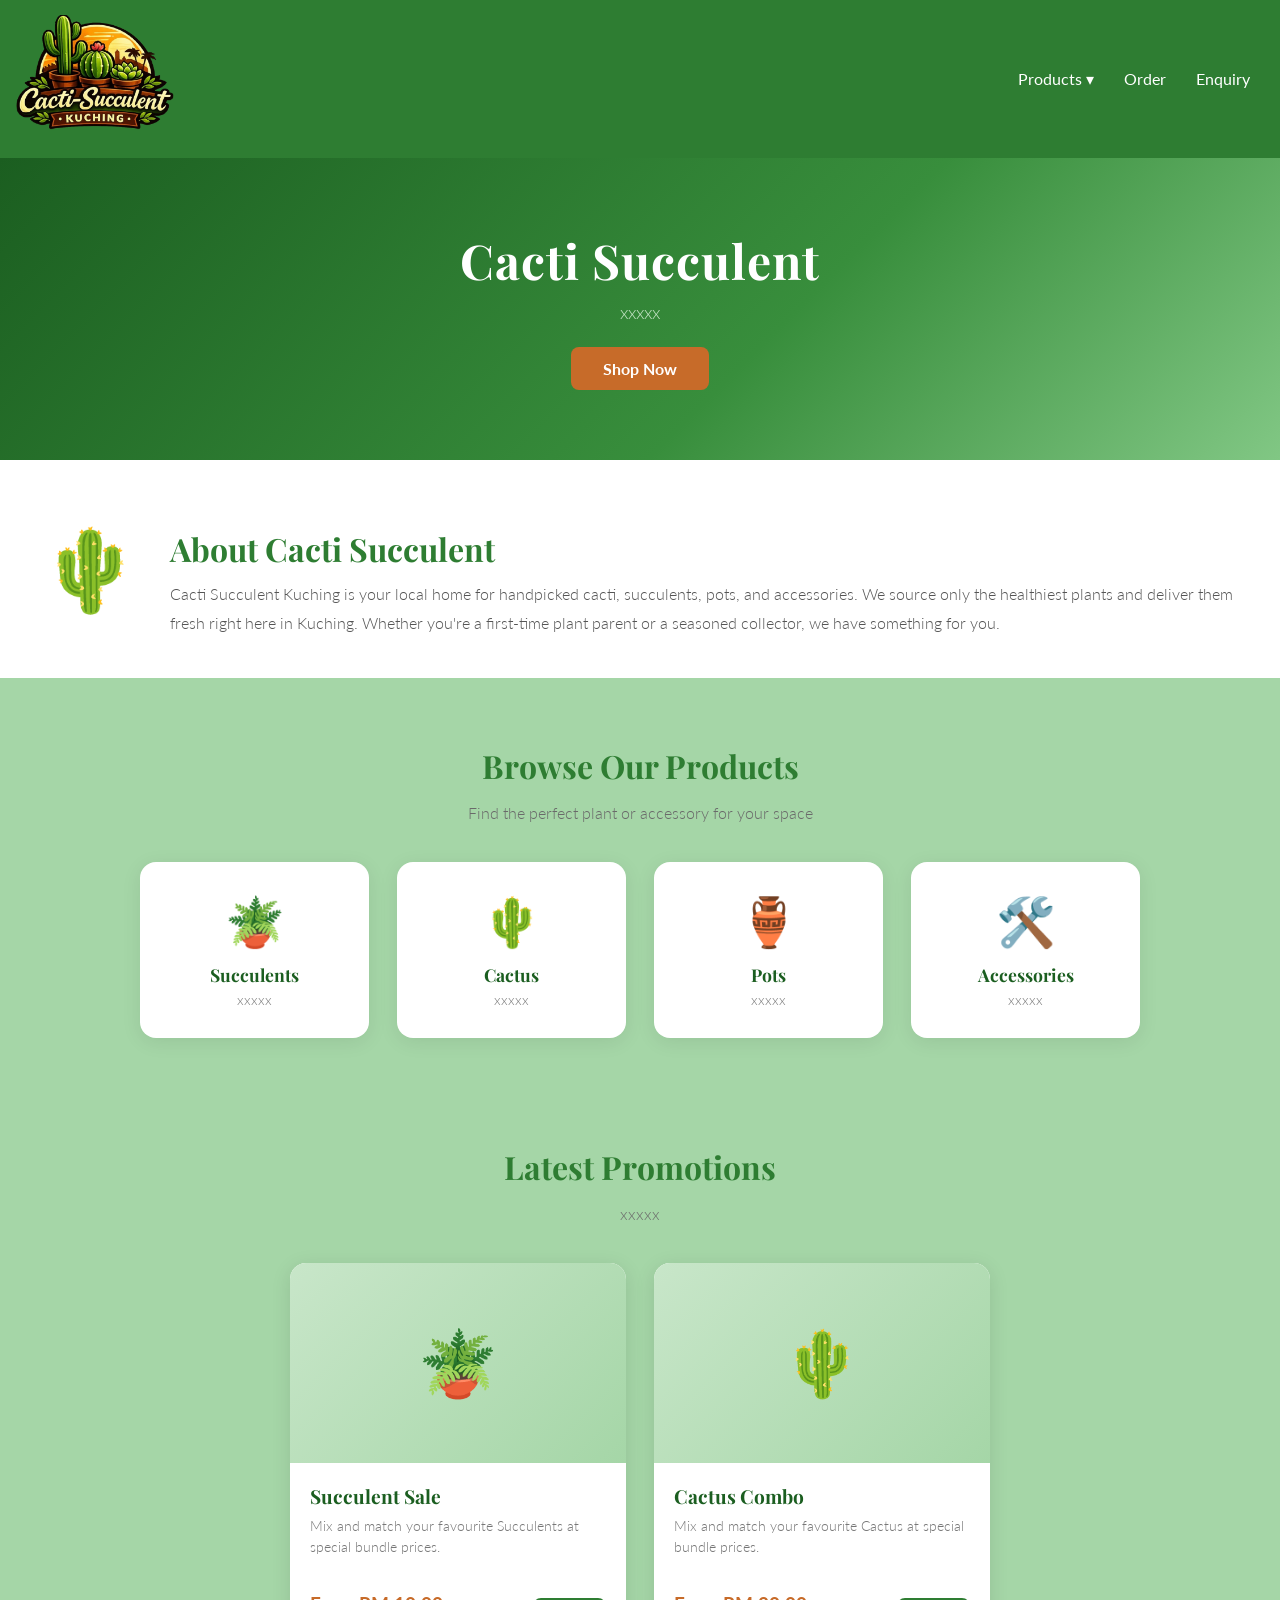
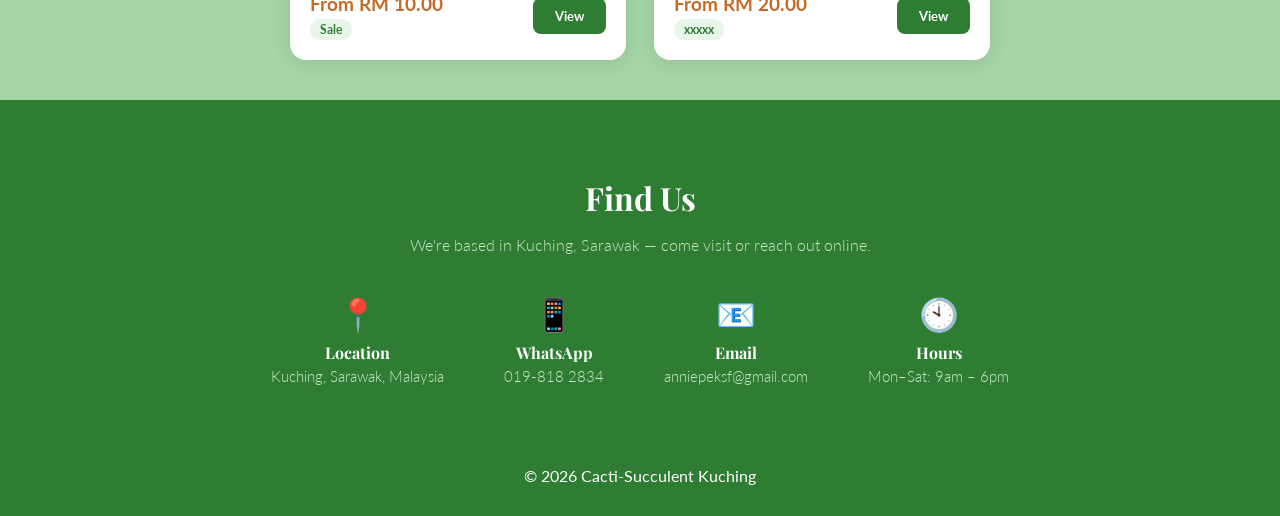
<file: index.html>
<!DOCTYPE html>
<html lang="en">
<head>
<meta charset="UTF-8">
<meta name="viewport" content="width=device-width, initial-scale=1.0">
<title>Home - Cacti Succulent Kuching</title>
<link rel="icon" href="cacti.svg" type="image/svg+xml">
<link rel="stylesheet" href="style.css">
</head>
<body>
<body>

<header>
<nav>
<a href="index.html"><img src="cacti_succulent_logo.png" width="160"></a>

<ul>
<li>
<a href="#">Products ▾</a>
<div class="dropdown"> <!-- Dropdown Menu -->
<a href="succulents.html">Succulent</a>
<a href="cactus.html">Cactus</a>
<a href="pots.html">Pots</a>
<a href="accessories.html">Accessories</a>
</div>
</li>
<li><a href="order.html">Order</a></li>
<li><a href="enquiry.html">Enquiry</a></li>
</ul>

</nav>
</header>

<!-- Hero -->
<section class="hero">
<h1>Cacti Succulent</h1>
<p>xxxxx</p>
<a href="order.html" class="hero-btn">Shop Now</a>
</section>

<!-- About -->
<div class="about-section">
<div class="about-icon">🌵</div>
<div class="about-text">
<h2 class="section-title" style="text-align:left; margin-bottom:10px;">About Cacti Succulent</h2>
<p>Cacti Succulent Kuching is your local home for handpicked cacti, succulents, pots, and accessories. We source only the healthiest plants and deliver them fresh right here in Kuching. Whether you're a first-time plant parent or a seasoned collector, we have something for you.</p>
</div>
</div>

<!-- Categories -->
<div class="container">
<h2 class="section-title">Browse Our Products</h2>
<p class="section-subtitle">Find the perfect plant or accessory for your space</p>

<div class="grid grid-4"> <!-- Grid Layout / Categories -->

<a href="succulents.html" class="cat-card">
<div class="cat-icon">🪴</div>
<h3>Succulents</h3>
<p>xxxxx</p>
</a>

<a href="cactus.html" class="cat-card">
<div class="cat-icon">🌵</div>
<h3>Cactus</h3>
<p>xxxxx</p>
</a>

<a href="pots.html" class="cat-card">
<div class="cat-icon">🏺</div>
<h3>Pots</h3>
<p>xxxxx</p>
</a>

<a href="accessories.html" class="cat-card">
<div class="cat-icon">🛠️</div>
<h3>Accessories</h3>
<p>xxxxx</p>
</a>

</div>
</div>

<!-- Promotions -->
<div class="container">
<h2 class="section-title">Latest Promotions</h2>
<p class="section-subtitle">xxxxx</p>

<div class="grid"> <!-- Grid Layout / Promotions -->

<div class="card">
<div class="card-img">🪴</div>
<div class="card-body">
<h3>Succulent Sale</h3>
<p>Mix and match your favourite Succulents at special bundle prices.</p>
</div>
<div class="card-footer">
<div>
<div class="price">From RM 10.00</div>
<span class="badge">Sale</span>
</div>
<button>View</button>
</div>
</div>

<div class="card">
<div class="card-img">🌵</div>
<div class="card-body">
<h3>Cactus Combo</h3>
<p>Mix and match your favourite Cactus at special bundle prices.</p>
</div>
<div class="card-footer">
<div>
<div class="price">From RM 20.00</div>
<span class="badge">xxxxx</span>
</div>
<button>View</button>
</div>
</div>

</div>
</div>

<!-- Contacts -->
<div class="contact-section">
<h2 class="section-title" style="color:white;">Find Us</h2>
<p class="section-subtitle" style="color:#c8e6c9;">We're based in Kuching, Sarawak — come visit or reach out online.</p>

<div class="contact-grid"> <!-- Grid for Contacts -->
<div class="contact-item">

<div class="contact-icon">📍</div>
<h4>Location</h4>
<p>Kuching, Sarawak, Malaysia</p>
</div>

<div class="contact-item">
<div class="contact-icon">📱</div>
<h4>WhatsApp</h4>
<p>019-818 2834</p>
</div>

<div class="contact-item">
<div class="contact-icon">📧</div>
<h4>Email</h4>
<p>anniepeksf@gmail.com</p>
</div>

<div class="contact-item">
<div class="contact-icon">🕙</div>
<h4>Hours</h4>
<p>Mon–Sat: 9am – 6pm</p>
</div>

</div>
</div>

<footer>
<p>© 2026 Cacti-Succulent Kuching</p>
</footer>

</body>
</html>
</file>
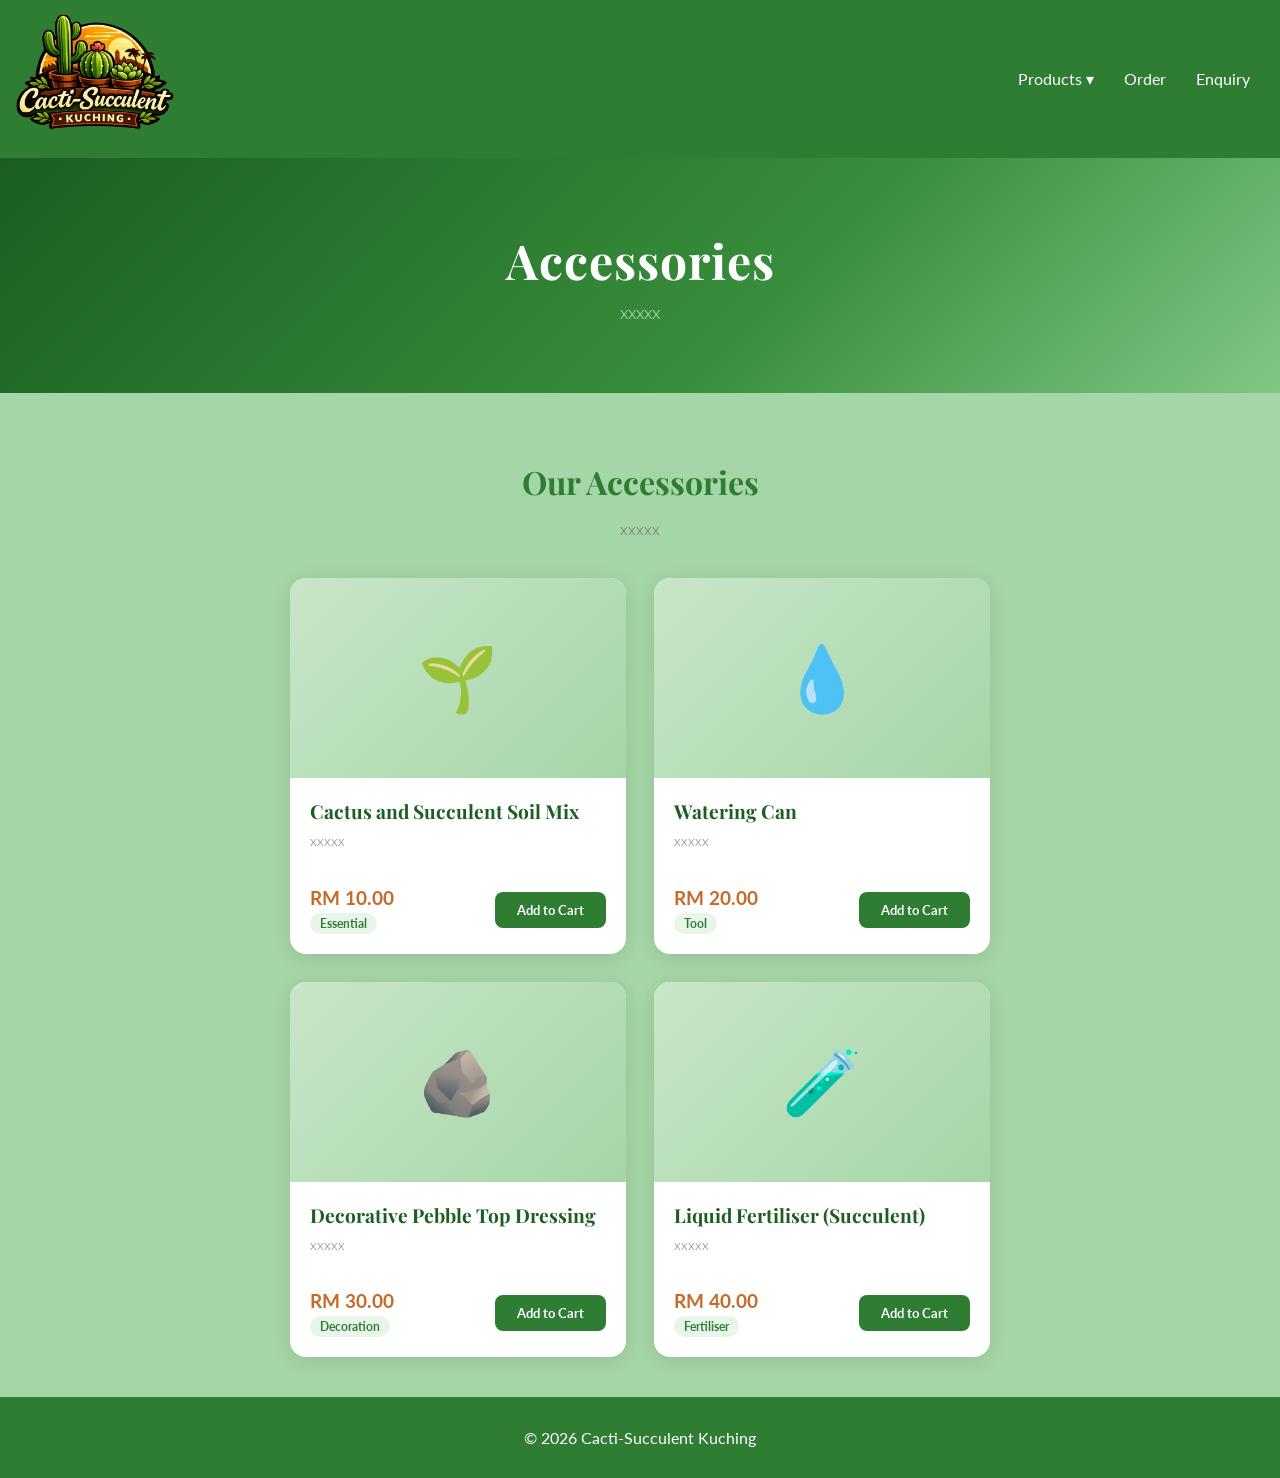
<file: accessories.html>
<!DOCTYPE html>
<html lang="en">
<head>
<meta charset="UTF-8">
<meta name="viewport" content="width=device-width, initial-scale=1.0">
<title>Accessories – Cacti Succulent Kuching</title>
<link rel="icon" href="cacti.svg" type="image/svg+xml">
<link rel="stylesheet" href="style.css">
</head>
<body>

<header>
<nav>
<a href="index.html"><img src="cacti_succulent_logo.png" width="160"></a>

<ul>
<li>
<a href="#">Products ▾</a>
<div class="dropdown"> <!-- Dropdown Menu -->
<a href="succulents.html">Succulent</a>
<a href="cactus.html">Cactus</a>
<a href="pots.html">Pots</a>
<a href="accessories.html">Accessories</a>
</div>
</li>
<li><a href="order.html">Order</a></li>
<li><a href="enquiry.html">Enquiry</a></li>
</ul>

</nav>
</header>

<section class="hero">
<h1>Accessories</h1>
<p>xxxxx</p>
</section>

<div class="container">
<h2 class="section-title">Our Accessories</h2>
<p class="section-subtitle">xxxxx</p>

<div class="grid"> <!-- Grid Layout -->

<div class="card"> <!-- 1st Card -->
<div class="card-img">🌱</div>
<div class="card-body">
<h3>Cactus and Succulent Soil Mix</h3>
<p>xxxxx</p>
</div>
<div class="card-footer">
<div><div class="price">RM 10.00</div><span class="badge">Essential</span></div>
<button>Add to Cart</button>
</div>
</div>

<div class="card"> <!-- 2nd Card -->
<div class="card-img">💧</div>
<div class="card-body">
<h3>Watering Can</h3>
<p>xxxxx</p>
</div>
<div class="card-footer">
<div><div class="price">RM 20.00</div><span class="badge">Tool</span></div>
<button>Add to Cart</button>
</div>
</div>

<div class="card"> <!-- 3rd Card -->
<div class="card-img">🪨</div>
<div class="card-body">
<h3>Decorative Pebble Top Dressing</h3>
<p>xxxxx</p>
</div>
<div class="card-footer">
<div><div class="price">RM 30.00</div><span class="badge">Decoration</span></div>
<button>Add to Cart</button>
</div>
</div>

<div class="card"> <!-- 4th Card -->
<div class="card-img">🧪</div>
<div class="card-body">
<h3>Liquid Fertiliser (Succulent)</h3>
<p>xxxxx</p>
</div>
<div class="card-footer">
<div><div class="price">RM 40.00</div><span class="badge">Fertiliser</span></div>
<button>Add to Cart</button>
</div>
</div>

</div>
</div>

<footer><p>© 2026 Cacti-Succulent Kuching</p></footer>
</body>
</html>
</file>
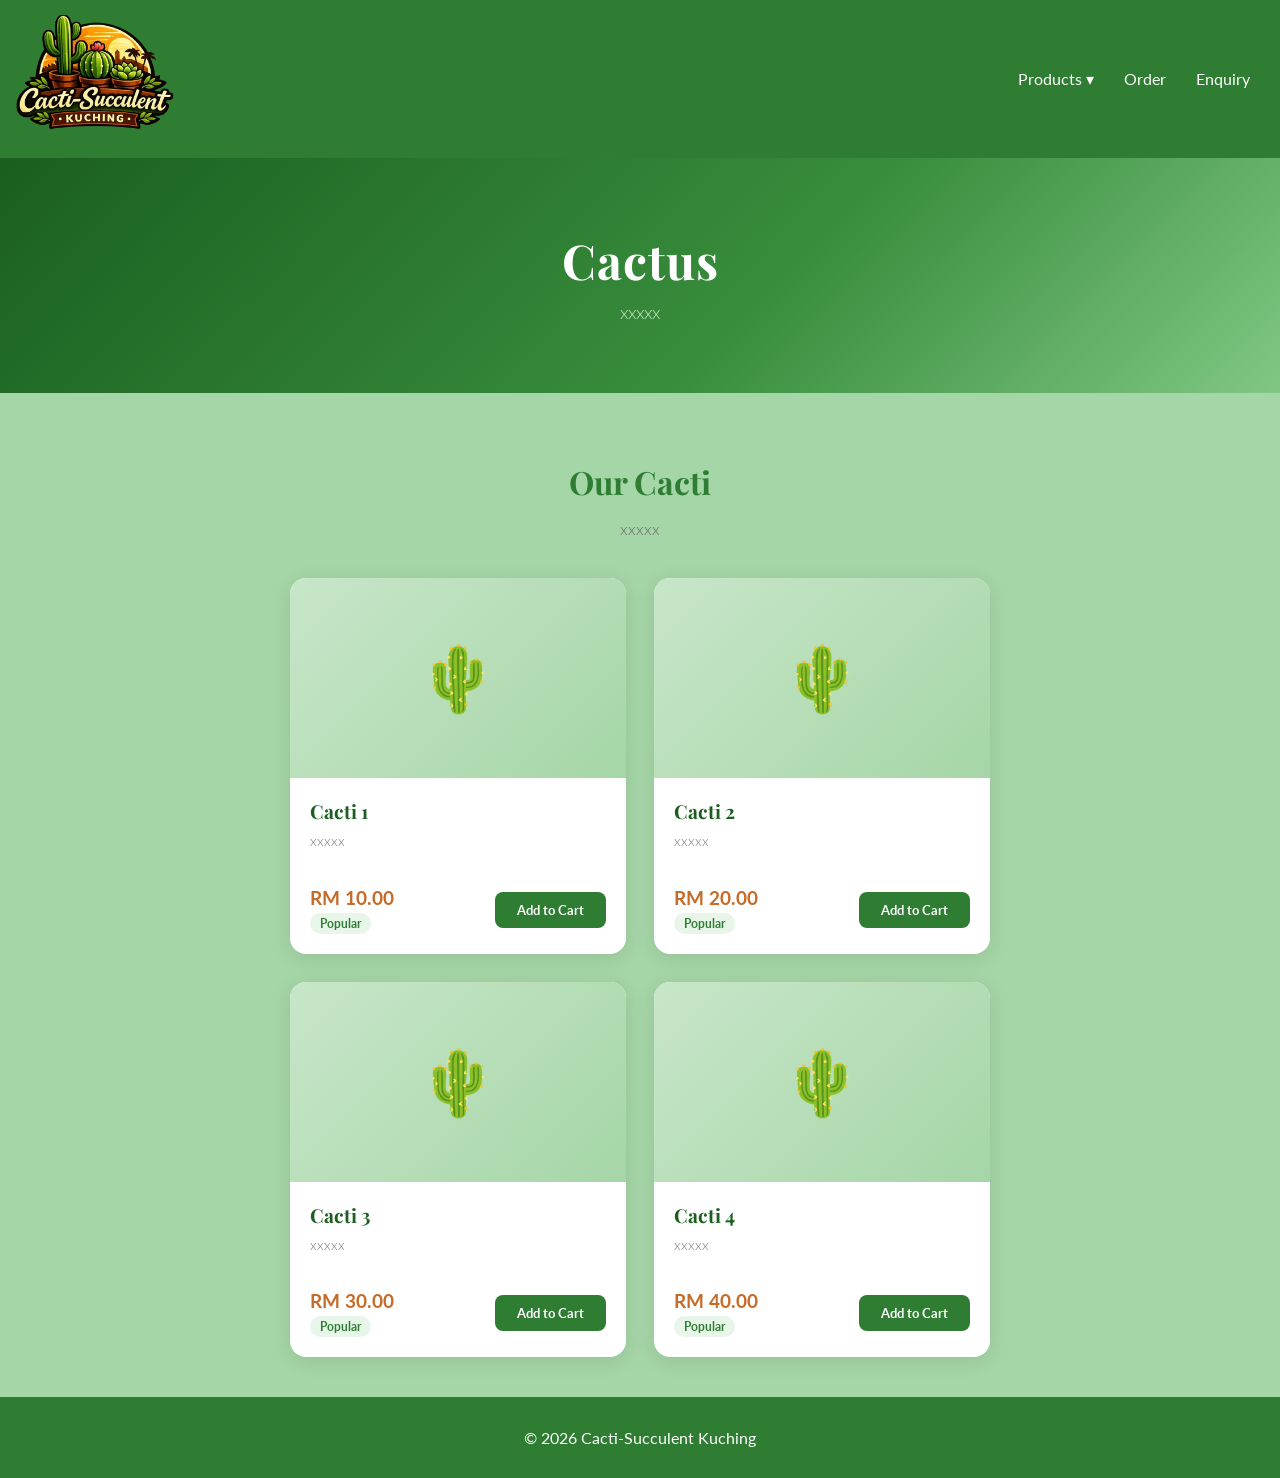
<file: cactus.html>
<!DOCTYPE html>
<html lang="en">
<head>
<meta charset="UTF-8">
<meta name="viewport" content="width=device-width, initial-scale=1.0">
<title>Cactus – Cacti Succulent Kuching</title>
<link rel="icon" href="cacti.svg" type="image/svg+xml">
<link rel="stylesheet" href="style.css">
</head>
<body>

<header>
<nav>
<a href="index.html"><img src="cacti_succulent_logo.png" width="160"></a>

<ul>
<li>
<a href="#">Products ▾</a>
<div class="dropdown"> <!-- Dropdown Menu -->
<a href="succulents.html">Succulent</a>
<a href="cactus.html">Cactus</a>
<a href="pots.html">Pots</a>
<a href="accessories.html">Accessories</a>
</div>
</li>
<li><a href="order.html">Order</a></li>
<li><a href="enquiry.html">Enquiry</a></li>
</ul>

</nav>
</header>

<section class="hero">
<h1>Cactus</h1>
<p>xxxxx</p>
</section>

<div class="container">
<h2 class="section-title">Our Cacti</h2>
<p class="section-subtitle">xxxxx</p>

<div class="grid"> <!-- Grid Layout -->

<div class="card"> <!-- 1st Card -->
<div class="card-img">🌵</div>
<div class="card-body">
<h3>Cacti 1</h3>
<p>xxxxx</p>
</div>
<div class="card-footer">
<div><div class="price">RM 10.00</div><span class="badge">Popular</span></div>
<button>Add to Cart</button>
</div>
</div>

<div class="card"> <!-- 2nd Card -->
<div class="card-img">🌵</div>
<div class="card-body">
<h3>Cacti 2</h3>
<p>xxxxx</p>
</div>
<div class="card-footer">
<div><div class="price">RM 20.00</div><span class="badge">Popular</span></div>
<button>Add to Cart</button>
</div>
</div>

<div class="card"> <!-- 3rd Card -->
<div class="card-img">🌵</div>
<div class="card-body">
<h3>Cacti 3</h3>
<p>xxxxx</p>
</div>
<div class="card-footer">
<div><div class="price">RM 30.00</div><span class="badge">Popular</span></div>
<button>Add to Cart</button>
</div>
</div>

<div class="card"> <!-- 4th Card -->
<div class="card-img">🌵</div>
<div class="card-body">
<h3>Cacti 4</h3>
<p>xxxxx</p>
</div>
<div class="card-footer">
<div><div class="price">RM 40.00</div><span class="badge">Popular</span></div>
<button>Add to Cart</button>
</div>
</div>

</div>
</div>

<footer><p>© 2026 Cacti-Succulent Kuching</p></footer>
</body>
</html>
</file>
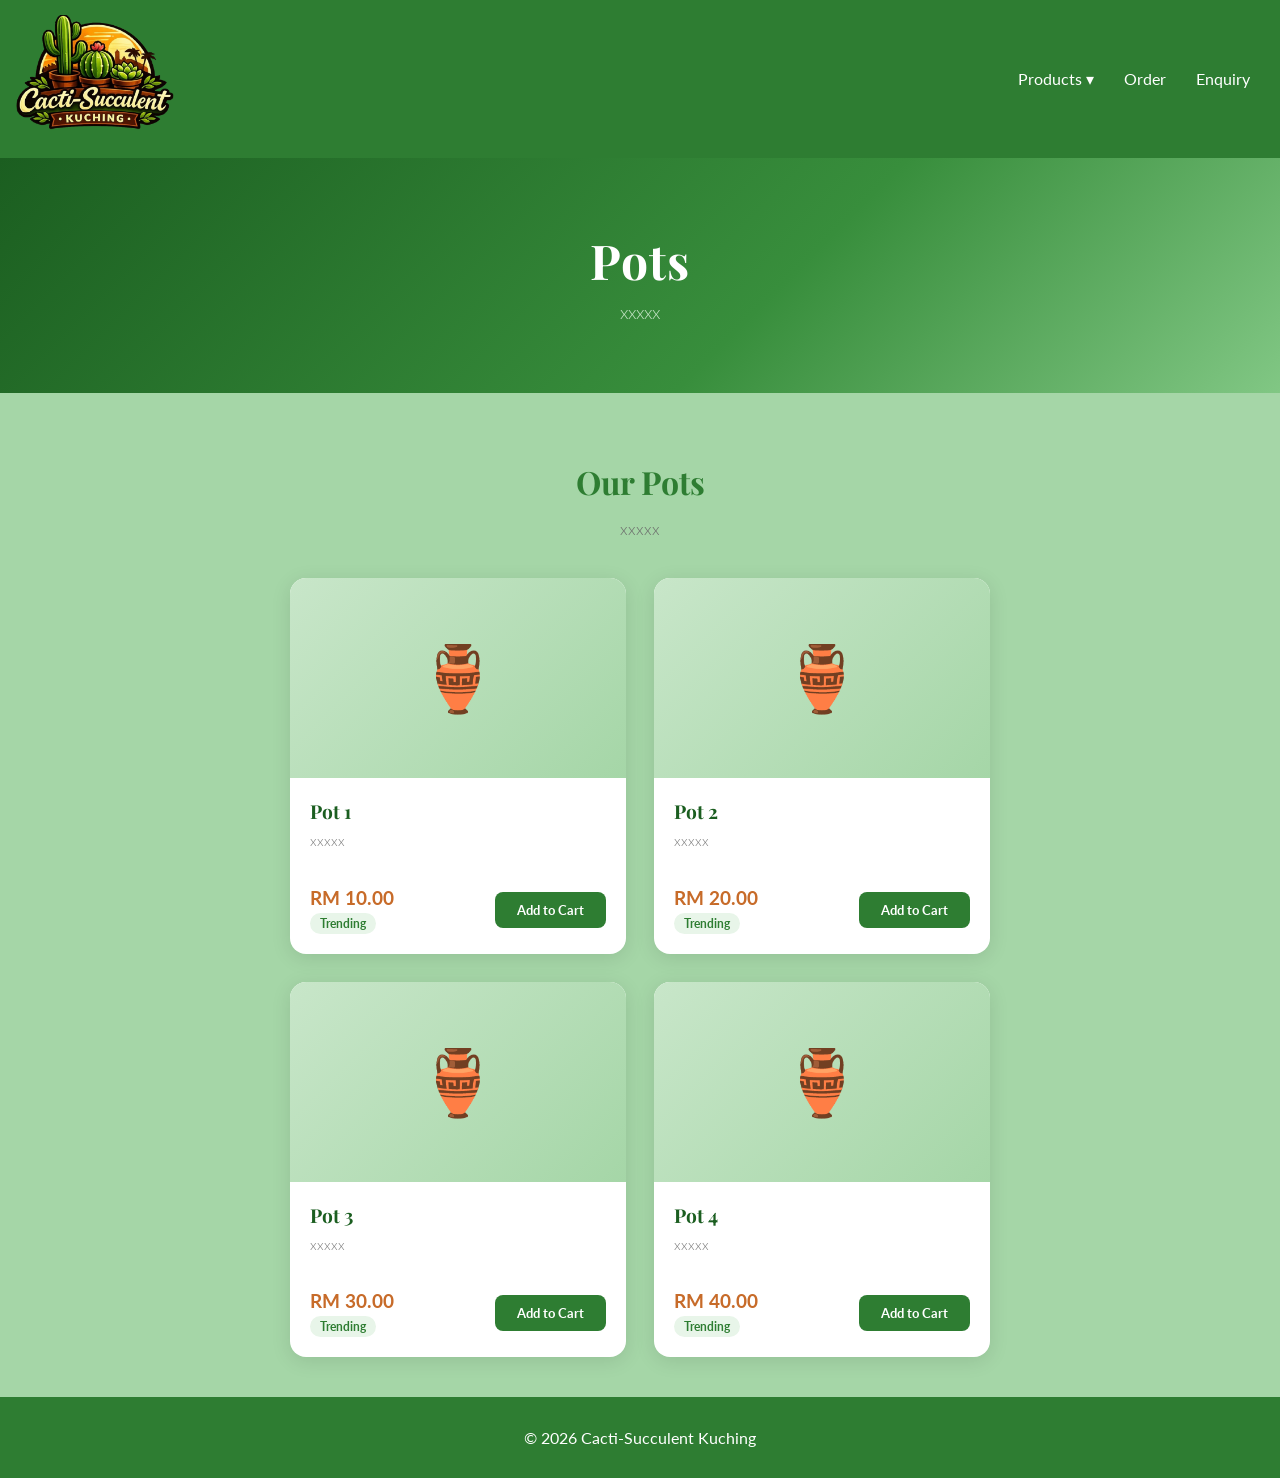
<file: pots.html>
<!DOCTYPE html>
<html lang="en">
<head>
<meta charset="UTF-8">
<meta name="viewport" content="width=device-width, initial-scale=1.0">
<title>Pots – Cacti Succulent Kuching</title>
<link rel="icon" href="cacti.svg" type="image/svg+xml">
<link rel="stylesheet" href="style.css">
</head>
<body>

<header>
<nav>
<a href="index.html"><img src="cacti_succulent_logo.png" width="160"></a>

<ul>
<li>
<a href="#">Products ▾</a>
<div class="dropdown"> <!-- Dropdown Menu -->
<a href="succulents.html">Succulent</a>
<a href="cactus.html">Cactus</a>
<a href="pots.html">Pots</a>
<a href="accessories.html">Accessories</a>
</div>
</li>
<li><a href="order.html">Order</a></li>
<li><a href="enquiry.html">Enquiry</a></li>
</ul>

</nav>
</header>

<section class="hero">
<h1>Pots</h1>
<p>xxxxx</p>
</section>

<div class="container">
<h2 class="section-title">Our Pots</h2>
<p class="section-subtitle">xxxxx</p>

<div class="grid"> <!-- Grid Layout -->

<div class="card"> <!-- 1st Card -->
<div class="card-img">🏺</div>
<div class="card-body">
<h3>Pot 1</h3>
<p>xxxxx</p>
</div>
<div class="card-footer">
<div><div class="price">RM 10.00</div><span class="badge">Trending</span></div>
<button>Add to Cart</button>
</div>
</div>

<div class="card"> <!-- 2nd Card -->
<div class="card-img">🏺</div>
<div class="card-body">
<h3>Pot 2</h3>
<p>xxxxx</p>
</div>
<div class="card-footer">
<div><div class="price">RM 20.00</div><span class="badge">Trending</span></div>
<button>Add to Cart</button>
</div>
</div>

<div class="card"> <!-- 3rd Card -->
<div class="card-img">🏺</div>
<div class="card-body">
<h3>Pot 3</h3>
<p>xxxxx</p>
</div>
<div class="card-footer">
<div><div class="price">RM 30.00</div><span class="badge">Trending</span></div>
<button>Add to Cart</button>
</div>
</div>

<div class="card"> <!-- 4th Card -->
<div class="card-img">🏺</div>
<div class="card-body">
<h3>Pot 4</h3>
<p>xxxxx</p>
</div>
<div class="card-footer">
<div><div class="price">RM 40.00</div><span class="badge">Trending</span></div>
<button>Add to Cart</button>
</div>
</div>

</div>
</div>

<footer><p>© 2026 Cacti-Succulent Kuching</p></footer>
</body>
</html>
</file>
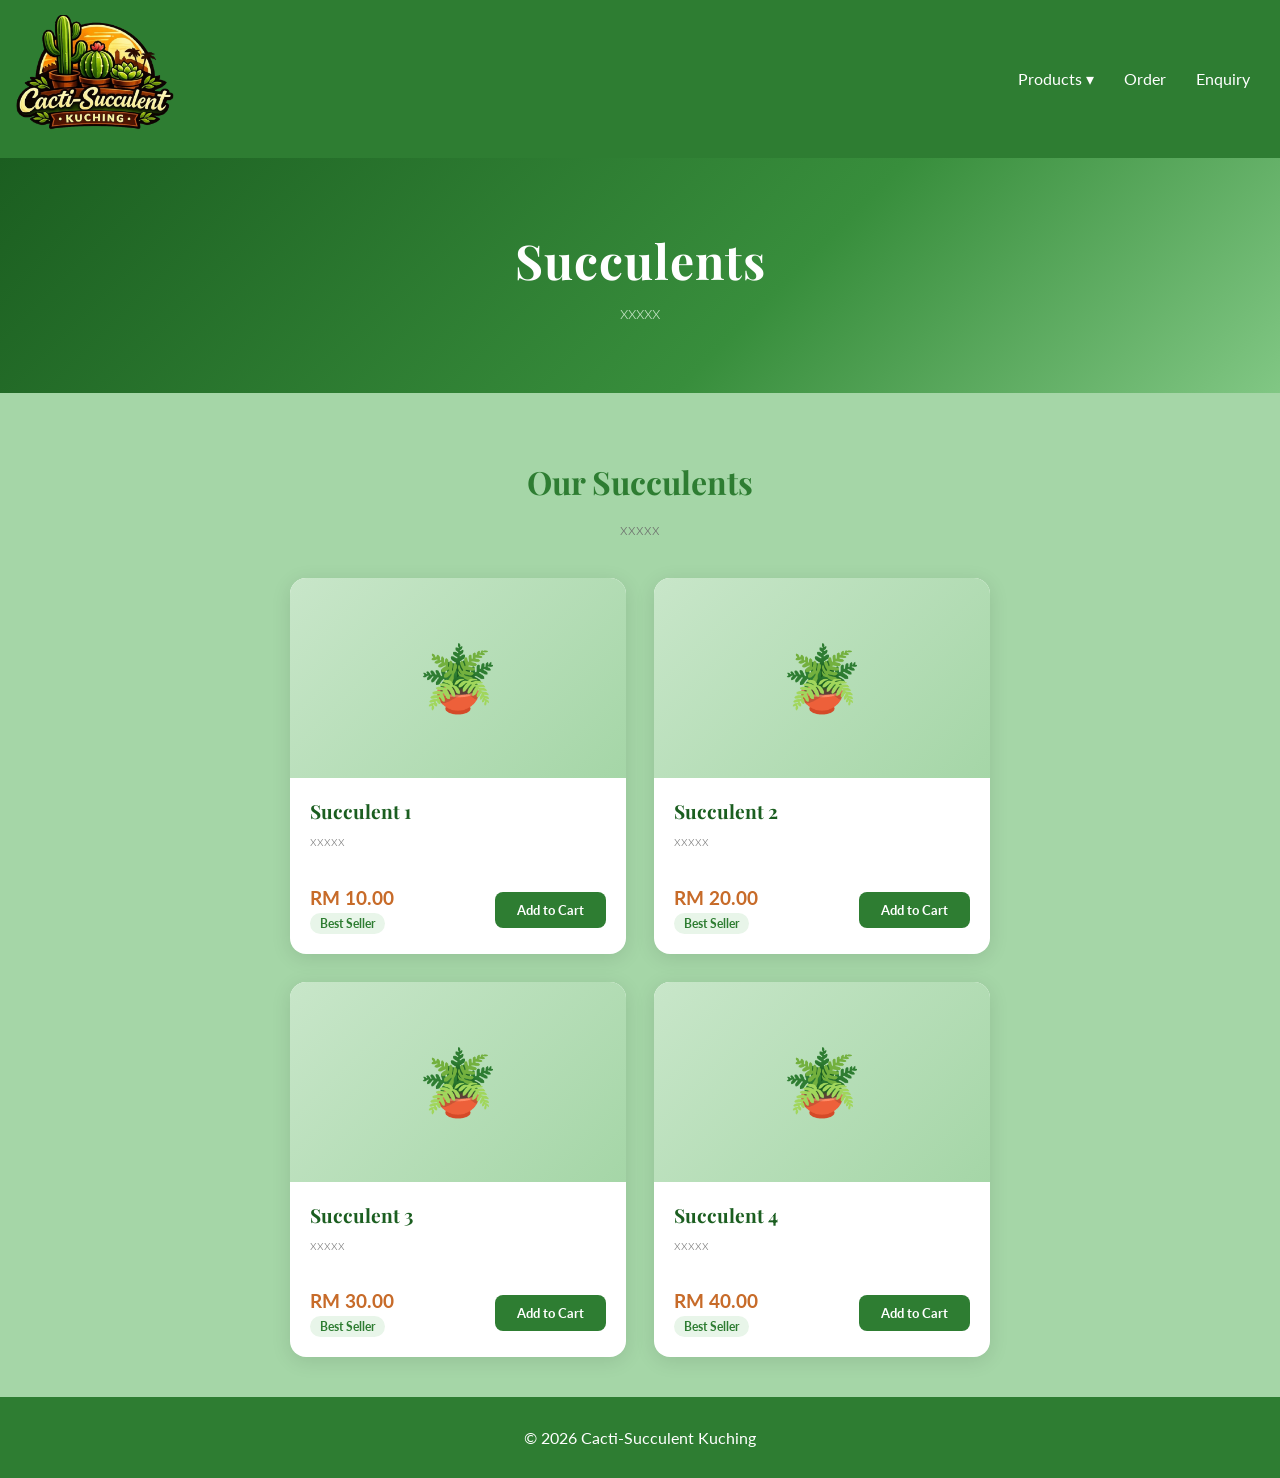
<file: succulents.html>
<!DOCTYPE html>
<html lang="en">
<head>
<meta charset="UTF-8">
<meta name="viewport" content="width=device-width, initial-scale=1.0">
<title>Succulents – Cacti Succulent Kuching</title>
<link rel="icon" href="cacti.svg" type="image/svg+xml">
<link rel="stylesheet" href="style.css">
</head>
<body>

<header>
<nav>
<a href="index.html"><img src="cacti_succulent_logo.png" width="160"></a>

<ul>
<li>
<a href="#">Products ▾</a>
<div class="dropdown"> <!-- Dropdown Menu -->
<a href="succulents.html">Succulent</a>
<a href="cactus.html">Cactus</a>
<a href="pots.html">Pots</a>
<a href="accessories.html">Accessories</a>
</div>
</li>
<li><a href="order.html">Order</a></li>
<li><a href="enquiry.html">Enquiry</a></li>
</ul>

</nav>
</header>

<section class="hero"> 
<h1>Succulents</h1>
<p>xxxxx</p>
</section>

<div class="container">
<h2 class="section-title">Our Succulents</h2>
<p class="section-subtitle">xxxxx</p>

<div class="grid"> <!-- Grid Layout -->

<div class="card"> <!-- 1st Card -->
<div class="card-img">🪴</div>
<div class="card-body">
<h3>Succulent 1</h3>
<p>xxxxx</p>
</div>
<div class="card-footer">
<div><div class="price">RM 10.00</div><span class="badge">Best Seller</span></div>
<button>Add to Cart</button>
</div>
</div>

<div class="card"> <!-- 2nd Card -->
<div class="card-img">🪴</div>
<div class="card-body">
<h3>Succulent 2</h3>
<p>xxxxx</p>
</div>
<div class="card-footer">
<div><div class="price">RM 20.00</div><span class="badge">Best Seller</span></div>
<button>Add to Cart</button>
</div>
</div>

<div class="card"> <!-- 3rd Card -->
<div class="card-img">🪴</div>
<div class="card-body">
<h3>Succulent 3</h3>
<p>xxxxx</p>
</div>
<div class="card-footer">
<div><div class="price">RM 30.00</div><span class="badge">Best Seller</span></div>
<button>Add to Cart</button>
</div>
</div>

<div class="card"> <!-- 4th Card -->
<div class="card-img">🪴</div>
<div class="card-body">
<h3>Succulent 4</h3>
<p>xxxxx</p>
</div>
<div class="card-footer">
<div><div class="price">RM 40.00</div><span class="badge">Best Seller</span></div>
<button>Add to Cart</button>
</div>
</div>

</div>
</div>

<footer><p>© 2026 Cacti-Succulent Kuching</p></footer>
</body>
</html>
</file>
<file: style.css>
@import url('https://fonts.googleapis.com/css2?family=Playfair+Display:wght@600&family=Lato:wght@300;400;700&display=swap');

body{
    font-family: 'Lato', sans-serif;
    margin:0;
    background:#A5D6A7;
}


/* NAVIGATION BAR */
header{
    background:#2e7d32;
    padding:15px;
}

nav{
    display:flex;
    justify-content:space-between;
    align-items:center;
}

.logo{
    color:white;
    font-size:22px;
    font-weight:bold;
}

nav ul{
    list-style:none;
    display:flex;
    margin:0;
    padding:0;
}

nav ul li{
    position:relative;
}

nav ul li a{
    color:white;
    text-decoration:none;
    padding:10px 15px;
    display:block;
}

nav ul li:hover{
    background:#1b5e20;
}


/* DROPDOWN MENU */
.dropdown{
    display:none;
    position:absolute;
    background:#2e7d32;
    z-index:999;
    min-width:150px;
}

nav ul li:hover .dropdown{
    display:block;
}

.dropdown a{
    color:white;
    text-decoration:none;
    padding:10px 15px;
    display:block;
}

.dropdown a:hover{
    background:#1b5e20;
}


/* HERO */
.hero{
    background: linear-gradient(135deg, #1b5e20 0%, #388e3c 60%, #81c784 100%);
    padding:70px 40px;
    text-align:center;
    position:relative;
    overflow:hidden;
}

.hero h1{
    font-family: 'Playfair Display', serif;
    font-size:3rem;
    color:white;
    margin:0 0 10px;
    letter-spacing:1px;
}

.hero p{
    color:#c8e6c9;
    font-size:1.1rem;
    font-weight:300;
    margin:0;
}


/* CONTAINER */
.container{
    padding:40px;
    text-align:center;
}


/* SECTION */
.section-title{
    font-family: 'Playfair Display', serif;
    font-size:2rem;
    color:#2e7d32;
    margin-bottom:8px;
}

.section-subtitle{
    color:#6a6a6a;
    margin-bottom:40px;
    font-weight:300;
}


/* GRID */
.grid{
    display:grid;
    grid-template-columns: repeat(2, 1fr);
    gap:28px;
    max-width:700px;
    margin:0 auto;
}


/* CARD */
.card{
    background:white;
    border-radius:16px;
    overflow:hidden;
    box-shadow:0 4px 20px rgba(0,0,0,0.10);
    transition:transform 0.3s ease, box-shadow 0.3s ease;
    text-align:left;
    width:auto;
    margin:0;
    padding:0;
}

.card:hover{
    transform:translateY(-6px);
    box-shadow:0 12px 32px rgba(46,125,50,0.18);
}

.card-img{
    width:100%;
    height:200px;
    background:linear-gradient(135deg, #c8e6c9, #a5d6a7);
    display:flex;
    align-items:center;
    justify-content:center;
    font-size:64px;
}

.card-body{
    padding:20px;
}

.card-body h3{
    margin:0 0 6px;
    font-family: 'Playfair Display', serif;
    color:#1b5e20;
    font-size:1.2rem;
}

.card-body p{
    color:#777;
    font-size:0.9rem;
    margin:0 0 14px;
    font-weight:300;
    line-height:1.5;
}

.card-footer{
    display:flex;
    align-items:center;
    justify-content:space-between;
    padding:0 20px 20px;
}

.price{
    font-size:1.2rem;
    font-weight:700;
    color:#C76B29;
}

.badge{
    background:#e8f5e9;
    color:#2e7d32;
    font-size:0.75rem;
    padding:3px 10px;
    border-radius:20px;
    font-weight:700;
    display:inline-block;
    margin-top:4px;
}


/* FORMS */
input,textarea,select{
    width:90%;
    padding:10px;
    margin:8px;
}


/* BUTTONS */
button{
    background:#C76B29;
    color:white;
    border:none;
    padding:10px 20px;
    cursor:pointer;
}

button:hover{
    background:#1b5e20;
}

.card-footer button{
    background:#2e7d32;
    color:white;
    border:none;
    padding:10px 22px;
    border-radius:8px;
    cursor:pointer;
    font-family: 'Lato', sans-serif;
    font-weight:700;
    transition:background 0.2s;
}

.card-footer button:hover{
    background:#C76B29;
}


/* FOOTER */
footer{
    background:#2e7d32;
    color:white;
    text-align:center;
    padding:15px;
}


/* HERO BUTTON */
.hero-btn{
    display:inline-block;
    margin-top:24px;
    background:#C76B29;
    color:white;
    text-decoration:none;
    padding:12px 32px;
    border-radius:8px;
    font-family:'Lato', sans-serif;
    font-weight:700;
    font-size:1rem;
    transition:background 0.2s;
}

.hero-btn:hover{
    background:#a85520;
}


/* ABOUT */
.about-section{
    display:flex;
    align-items:center;
    gap:30px;
    background:white;
    padding:40px;
    margin:0;
}

.about-icon{
    font-size:80px;
    flex-shrink:0;
}

.about-text p{
    color:#555;
    font-size:1rem;
    font-weight:300;
    line-height:1.8;
    margin:0;
}


/* CATEGORIES CARD */
.grid-4{
    grid-template-columns: repeat(4, 1fr);
    max-width:1000px;
}

.cat-card{
    background:white;
    border-radius:16px;
    padding:30px 20px;
    text-align:center;
    text-decoration:none;
    box-shadow:0 4px 20px rgba(0,0,0,0.08);
    transition:transform 0.3s ease, box-shadow 0.3s ease;
    display:block;
}

.cat-card:hover{
    transform:translateY(-6px);
    box-shadow:0 12px 32px rgba(46,125,50,0.18);
}

.cat-icon{
    font-size:48px;
    margin-bottom:12px;
}

.cat-card h3{
    font-family:'Playfair Display', serif;
    color:#1b5e20;
    margin:0 0 6px;
    font-size:1.1rem;
}

.cat-card p{
    color:#777;
    font-size:0.85rem;
    font-weight:300;
    margin:0;
}


/* CONTACTS */
.contact-section{
    background:#2e7d32;
    padding:50px 40px;
    text-align:center;
}

.contact-grid{
    display:flex;
    justify-content:center;
    gap:60px;
    flex-wrap:wrap;
    margin-top:20px;
}

.contact-item h4{
    color:white;
    margin:8px 0 4px;
    font-family:'Playfair Display', serif;
    font-size:1rem;
}

.contact-item p{
    color:#c8e6c9;
    margin:0;
    font-weight:300;
    font-size:0.95rem;
}

.contact-icon{
    font-size:32px;
}
</file>
